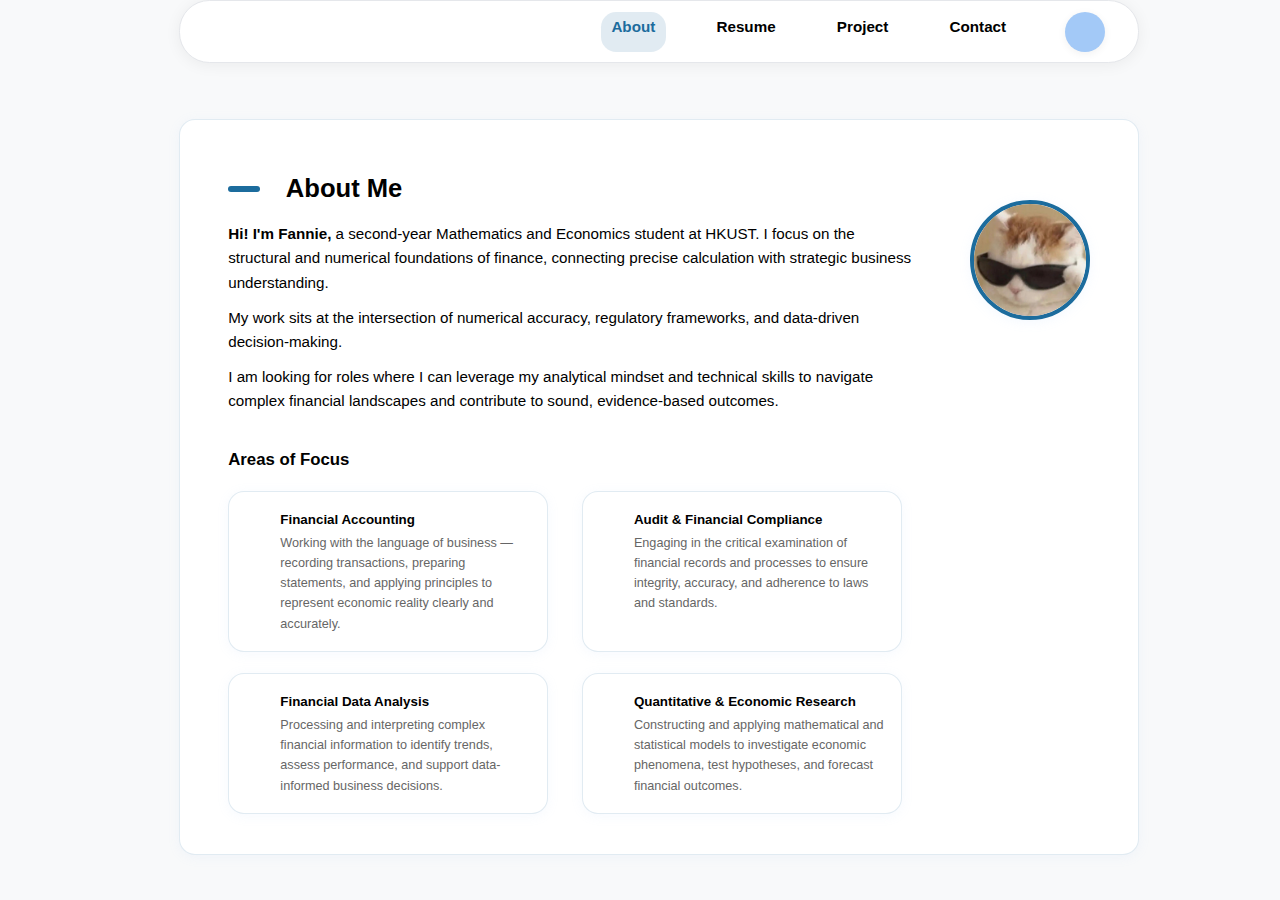
<file: index.html>
<!DOCTYPE html>
<html lang="en">
<head>
    <meta http-equiv="refresh" content="0; url=about.html" />
    <title>Redirecting to About</title>
    <link rel="icon" type="image/x-icon" href="assets/favicon.ico">
</head>
<body>
    <p>If you are not redirected automatically, <a href="about.html">click here</a>.</p>
</body>
</html>
</file>
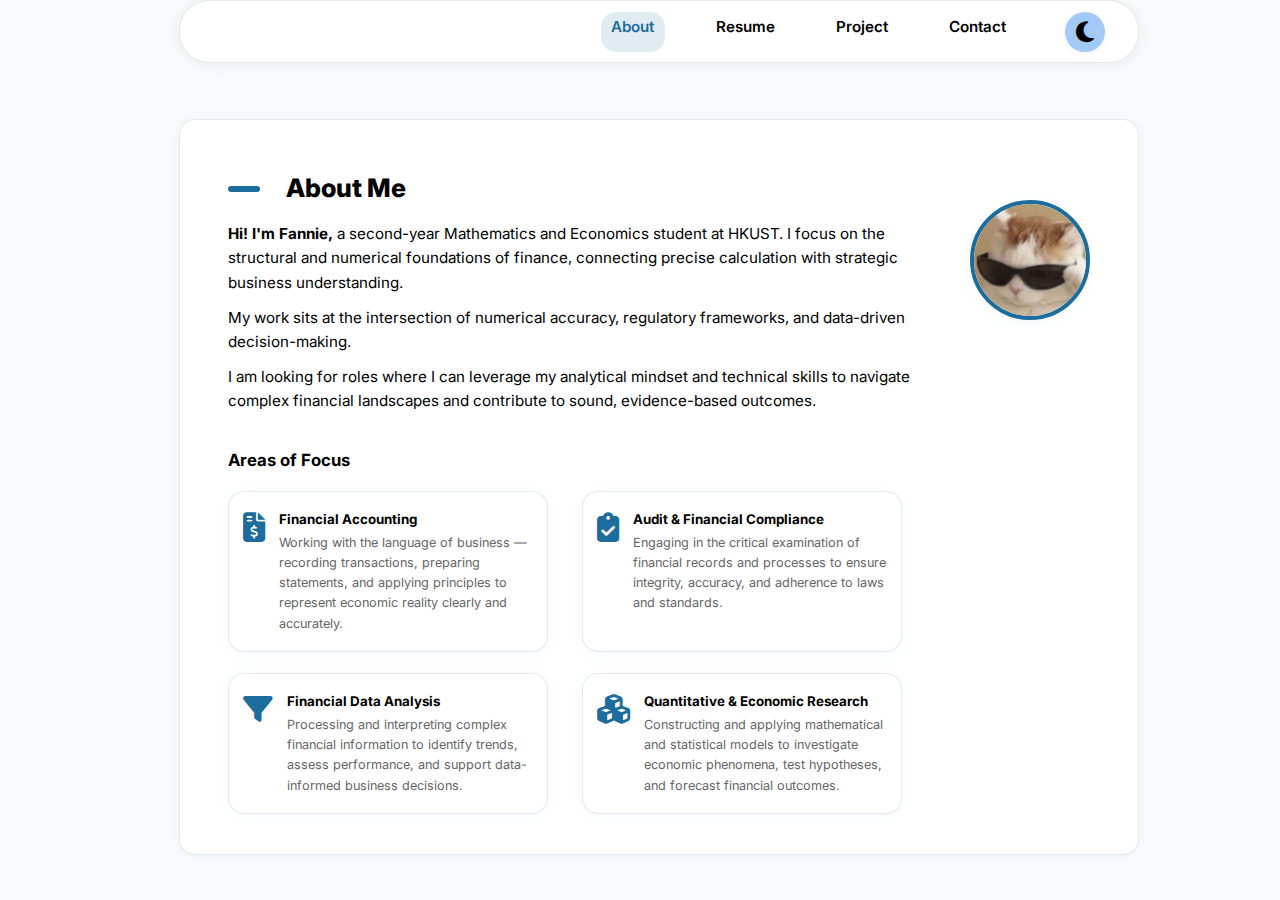
<file: about.html>
<!DOCTYPE html>
<html lang="en">
<head>
            <style>
                .about-photo {
                    display: flex;
                    justify-content: center;
                    align-items: center;
                    margin-top: 2em;
                }
                .profile-pic {
                    width: 500px;
                    height: 500px;
                    border-radius: 50%;
                    object-fit: cover;
                    border: 4px solid #a3c9f7;
                    box-shadow: 0 2px 12px rgba(163,201,247,0.13);
                    background: #e3f0fc;
                }
            </style>
    <meta charset="UTF-8">
    <meta name="viewport" content="width=device-width, initial-scale=1.0">
    <title>About | Yany Kwan</title>
    <link rel="stylesheet" href="style.css">
    <link rel="stylesheet" href="https://cdnjs.cloudflare.com/ajax/libs/font-awesome/6.4.0/css/all.min.css">
    <link href="https://fonts.googleapis.com/css2?family=Inter:wght@300;400;500;600;700&display=swap" rel="stylesheet">
    <link rel="icon" type="image/x-icon" href="assets/favicon.ico">
    <script defer src="script.js"></script>
</head>
<body>
    <div class="main-card-container">
        <nav class="top-card-nav">
            <a href="about.html" class="active">About</a>
            <a href="resume.html">Resume</a>
            <a href="project.html">Project</a>
            <!-- Photos page link removed -->
            <a href="contact.html">Contact</a>
            <button class="theme-toggle" id="themeToggle"><i class="fas fa-moon"></i></button>
        </nav>
        <section class="about-card">
            <div class="about-bio">
                <h1 class="about-title">About Me</h1>
                <p class="about-desc"><strong>Hi! I'm Fannie,</strong> a second-year Mathematics and Economics student at HKUST. I focus on the structural and numerical foundations of finance, connecting precise calculation with strategic business understanding.</p>
                <p class="about-desc">My work sits at the intersection of numerical accuracy, regulatory frameworks, and data-driven decision-making.</p>
                <p class="about-desc">I am looking for roles where I can leverage my analytical mindset and technical skills to navigate complex financial landscapes and contribute to sound, evidence-based outcomes.</p>
                <h2 class="doing-title">Areas of Focus</h2>
                <div class="doing-grid">
                    <div class="doing-card">
                        <i class="fas fa-file-invoice-dollar doing-icon"></i>
                        <div>
                            <div class="doing-label">Financial Accounting</div>
                            <div class="doing-desc">Working with the language of business — recording transactions, preparing statements, and applying principles to represent economic reality clearly and accurately.</div>
                        </div>
                    </div>
                    <div class="doing-card">
                        <i class="fas fa-clipboard-check doing-icon"></i>
                        <div>
                            <div class="doing-label">Audit & Financial Compliance</div>
                            <div class="doing-desc">Engaging in the critical examination of financial records and processes to ensure integrity, accuracy, and adherence to laws and standards.</div>
                        </div>
                    </div>
                    <div class="doing-card">
                        <i class="fas fa-filter doing-icon"></i>
                        <div>
                            <div class="doing-label">Financial Data Analysis</div>
                            <div class="doing-desc">Processing and interpreting complex financial information to identify trends, assess performance, and support data-informed business decisions.</div>
                        </div>
                    </div>
                    <div class="doing-card">
                        <i class="fas fa-cubes doing-icon"></i>
                        <div>
                            <div class="doing-label">Quantitative & Economic Research</div>
                            <div class="doing-desc">Constructing and applying mathematical and statistical models to investigate economic phenomena, test hypotheses, and forecast financial outcomes.</div>
                        </div>
                    </div>
                </div>
            </div>
            <div class="about-photo">
                <img class="profile-pic" src="assets/IMG_4986.jpg" alt="Profile Picture" />
            </div>
        </section>
    </div>
</body>
</html>
</file>
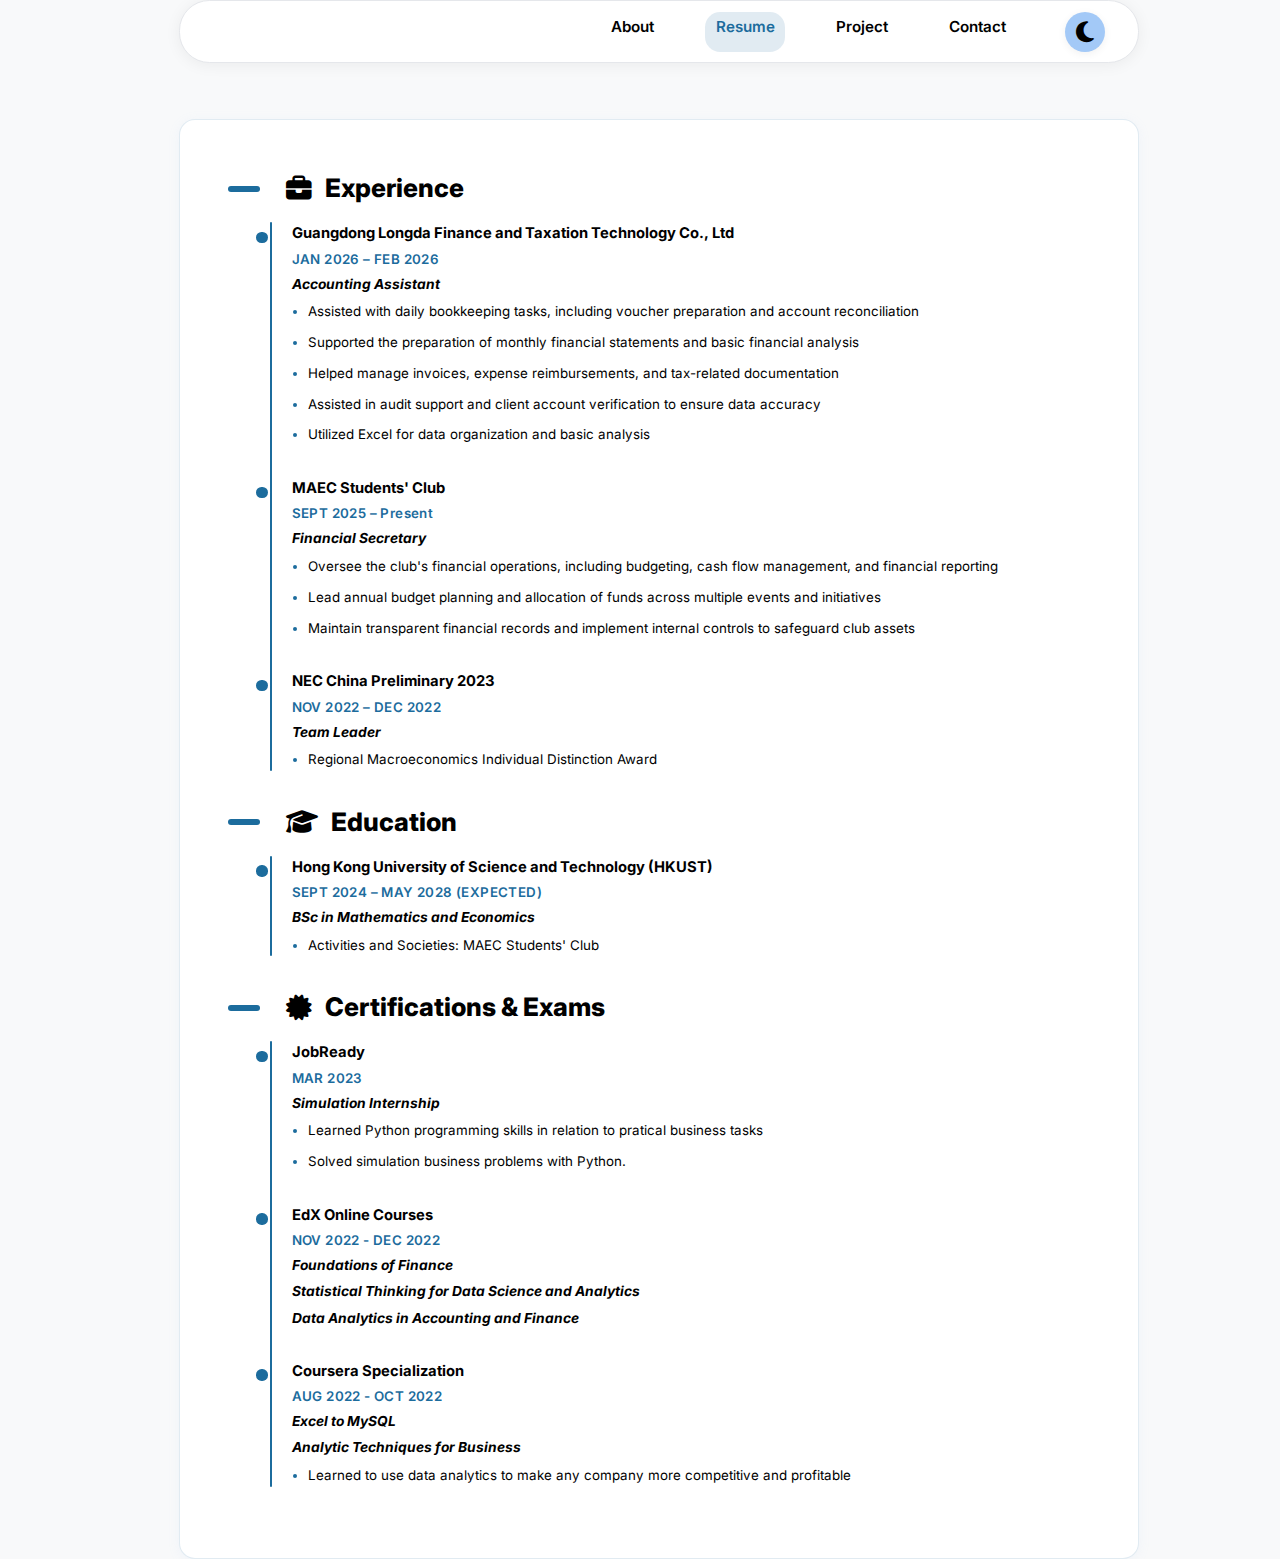
<file: resume.html>
<!DOCTYPE html>
<html lang="en">

<head>
    <meta charset="UTF-8">
    <meta name="viewport" content="width=device-width, initial-scale=1.0">
    <title>Resume | Fannie</title>
    <link rel="stylesheet" href="style.css">
    <link rel="stylesheet" href="https://cdnjs.cloudflare.com/ajax/libs/font-awesome/6.4.0/css/all.min.css">
    <link href="https://fonts.googleapis.com/css2?family=Inter:wght@300;400;500;600;700&display=swap" rel="stylesheet">
    <link rel="icon" type="image/x-icon" href="assets/favicon.ico">
    <script defer src="script.js"></script>
    <style>
        .resume-section {
            position: relative;
            margin-left: 2.5em;
            padding-left: 1.5em;
        }

        .resume-section::before {
            content: "";
            position: absolute;
            left: 0.5em;
            top: 0;
            bottom: 0;
            width: 2px;
            background: #1C6C9D;
            border-radius: 2px;
            z-index: 0;
        }

        .resume-entry {
            position: relative;
            margin-bottom: 2.2em;
            padding-left: 0.5em;
        }

        .resume-entry::before {
            content: "";
            position: absolute;
            left: -2em;
            top: 0.7em;
            width: 0.8em;
            height: 0.8em;
            background: #1C6C9D;
            border-radius: 50%;
            box-shadow: 0 0 0 2px #fff;
            z-index: 1;
        }

        .resume-company {
            font-weight: 700;
            font-size: 1.05em;
            margin-bottom: 0.2em;
        }

        .resume-date {
            color: #1C6C9D;
            font-size: 0.95em;
            margin-bottom: 0.2em;
            font-weight: 600;
            letter-spacing: 0.03em;
        }

        .resume-role {
            font-style: italic;
            font-size: 0.98em;
            margin-bottom: 0.3em;
        }

        .resume-desc {
            list-style: disc outside;
            margin-top: 0.5em;
            color: #000;
            font-size: 0.95em;
            padding-left: 1.2em;
        }

        .resume-desc li {
            margin-bottom: 0.7em;
        }

        .skills-section {
            margin-top: 2.5em;
            margin-bottom: 2em;
            text-align: center;
        }

        .skills-title {
            font-weight: 700;
            font-size: 1.1em;
            margin-bottom: 1em;
            letter-spacing: 0.04em;
        }

        .skills-list {
            display: flex;
            flex-wrap: wrap;
            gap: 0.7em;
            justify-content: center;
            margin-bottom: 0.5em;
        }

        .skill-badge {
            background: #1C6C9D22;
            color: #222;
            border-radius: 2em;
            padding: 0.45em 1.2em;
            font-size: 0.97em;
            font-weight: 500;
            box-shadow: 0 2px 8px #1C6C9D22;
            border: 1px solid #1C6C9D;
            transition: background 0.2s, color 0.2s;
            margin-bottom: 0.2em;
        }

        .skill-badge:hover {
            background: #1C6C9D;
            color: #fff;
        }
    </style>
</head>

<body>
    <div class="main-card-container">
        <nav class="top-card-nav">
            <a href="about.html">About</a>
            <a href="resume.html" class="active">Resume</a>
            <a href="project.html">Project</a>
            <a href="contact.html">Contact</a>
            <button class="theme-toggle" id="themeToggle"><i class="fas fa-moon"></i></button>
        </nav>
        <section class="about-card">
            <div class="about-bio">
                <h1 class="about-title"><i class="fas fa-briefcase"></i> Experience</h1>
                <div class="resume-section">
                    <div class="resume-entry">
                        <h2 class="resume-company">Guangdong Longda Finance and Taxation Technology Co., Ltd</h2>
                        <div class="resume-date">JAN 2026 – FEB 2026</div>
                        <div class="resume-role"><strong>Accounting Assistant</strong></div>
                        <ul class="resume-desc">
                            <li>Assisted with daily bookkeeping tasks, including voucher preparation and account
                                reconciliation</li>
                            <li>Supported the preparation of monthly financial statements and basic financial analysis
                            </li>
                            <li>Helped manage invoices, expense reimbursements, and tax-related documentation</li>
                            <li>Assisted in audit support and client account verification to ensure data accuracy</li>
                            <li>Utilized Excel for data organization and basic analysis</li>
                        </ul>
                    </div>
                    <div class="resume-entry">
                        <h2 class="resume-company">MAEC Students' Club</h2>
                        <div class="resume-date">SEPT 2025 – Present</div>
                        <div class="resume-role"><strong>Financial Secretary</strong></div>
                        <ul class="resume-desc">
                            <li>Oversee the club's financial operations, including budgeting, cash flow management, and
                                financial reporting</li>
                            <li>Lead annual budget planning and allocation of funds across multiple events and
                                initiatives
                            </li>
                            <li>Maintain transparent financial records and implement internal controls to safeguard club
                                assets</li>
                        </ul>
                    </div>
                    <div class="resume-entry">
                        <h2 class="resume-company">NEC China Preliminary 2023</h2>
                        <div class="resume-date">NOV 2022 – DEC 2022</div>
                        <div class="resume-role"><strong>Team Leader</strong></div>
                        <ul class="resume-desc">
                            <li>Regional Macroeconomics Individual Distinction Award</li>
                        </ul>
                    </div>
                </div>
                <h1 class="about-title"><i class="fas fa-graduation-cap"></i> Education</h1>
                <div class="resume-section">
                    <div class="resume-entry">
                        <h2 class="resume-company">Hong Kong University of Science and Technology (HKUST)</h2>
                        <div class="resume-date">SEPT 2024 – MAY 2028 (EXPECTED)</div>
                        <div class="resume-role"><strong>BSc in Mathematics and Economics</strong></div>
                        <ul class="resume-desc">

                            <li>Activities and Societies: MAEC Students' Club</li>
                        </ul>
                    </div>
                </div>
                <h1 class="about-title"><i class="fas fa-certificate"></i> Certifications & Exams</h1>
                <div class="resume-section">
                    <div class="resume-entry">
                        <h2 class="resume-company">JobReady</h2>
                        <div class="resume-date">MAR 2023 </div>
                        <div class="resume-role"><strong>Simulation Internship</strong></div>
                        <ul class="resume-desc">
                            <li> Learned Python programming skills in relation to pratical business tasks</li>
                            <li> Solved simulation business problems with Python.</li>
                        </ul>
                    </div>
                    <div class="resume-entry">
                        <h2 class="resume-company">EdX Online Courses</h2>
                        <div class="resume-date">NOV 2022 - DEC 2022</div>
                        <div class="resume-role"><strong>Foundations of Finance</strong></div>
                        <div class="resume-role"><strong>Statistical Thinking for Data Science and Analytics</strong>
                        </div>
                        <div class="resume-role"><strong>Data Analytics in Accounting and Finance</strong></div>
                    </div>
                    <div class="resume-entry">
                        <h2 class="resume-company">Coursera Specialization</h2>
                        <div class="resume-date">AUG 2022 - OCT 2022</div>
                        <div class="resume-role"><strong>Excel to MySQL</strong></div>
                        <div class="resume-role"><strong>Analytic Techniques for Business</strong></div>
                        <ul class="resume-desc">
                            <li> Learned to use data analytics to make any company more competitive and profitable</li>
                        </ul>
                    </div>
                </div>
            </div>
        </section>
    </div>
</body>

</html>
</file>
<file: style.css>
ul, ol {
    list-style-type: disc;
    color: #1C6C9D;
}
li::marker {
    color: #1C6C9D;
}
@media (max-width: 700px) {
    html {
        font-size: 13px;
    }
    .top-card-nav {
        position: sticky;
        top: 0;
        left: 0;
        right: 0;
        width: 100vw !important;
        max-width: 100vw !important;
        min-width: 0 !important;
        border-radius: 0 0 1.5em 1.5em;
        box-shadow: 0 2px 16px rgba(0,0,0,0.08);
        margin: 0 auto 1.2em auto;
        padding: 0.7em 0.5em;
        z-index: 1000;
        justify-content: space-around;
        font-size: 1rem;
        border-bottom: 1px solid var(--border-color);
        border-top: none;
        background: #fff;
    }
    .main-card-container {
        padding-bottom: 0;
    }
    .about-card {
        margin: 1.2em 0.7em;
    }
}
/* Shared container for nav and main card to ensure perfect alignment and scaling */
.main-card-container {
    width: 75vw;
    max-width: 1100px;
    min-width: 0;
    margin-left: auto;
    margin-right: auto;
    display: flex;
    flex-direction: column;
    align-items: stretch;
    gap: 2rem;
    padding: 0 1.5vw;
    box-sizing: border-box;
}
@media (max-width: 900px) {
    .main-card-container {
        width: 98vw;
        max-width: 100vw;
        min-width: 0;
        padding: 0 0.5rem;
    }
    .about-card, .top-card-nav {
        width: 100%;
        min-width: 0;
        max-width: 100vw;
        box-sizing: border-box;
    }
}
@media (max-width: 600px) {
    .main-card-container {
        width: 100vw;
        padding: 0;
    }
    .about-card, .top-card-nav {
        width: 100%;
        min-width: 0;
        max-width: 100vw;
        padding-left: 0.5rem;
        padding-right: 0.5rem;
    }
    .about-card {
        padding: 1.2rem 0.5rem;
    }
}
/* --- Modern Sidebar + Card Layout (Pastel Blue Accents) --- */
.main-flex-layout {
    display: flex;
    min-height: 100vh;
    background: var(--bg-color);
    gap: 2rem;
    padding: 2rem 1rem;
    box-sizing: border-box;
}

.sidebar-card {
    background: #fff;
    border-radius: 24px 0 0 24px;
    box-shadow: 0 2px 16px rgba(163,201,247,0.10);
    padding: 2.5rem 1.5rem 2.5rem 0.5rem;
    width: 320px;
    min-width: 240px;
    max-width: 350px;
    display: flex;
    flex-direction: column;
    align-items: flex-start;
    gap: 2.2rem;
    border: none;
    position: relative;
    overflow: visible;
}
.sidebar-card::before {
    content: '';
    position: absolute;
    left: 0;
    top: 2rem;
    bottom: 2rem;
    width: 8px;
    border-radius: 8px;
    background: #1C6C9D;
}
.profile-pic {
    width: 100px;
    height: 100px;
    border-radius: 50%;
    background: #1C6C9D22;
    display: flex;
    align-items: center;
    justify-content: center;
    overflow: hidden;
    margin-left: 16px;
}
.sidebar-name {
    font-size: 1.2rem;
    font-weight: 700;
    margin-left: 16px;
    margin-top: 0.5em;
}
.sidebar-role {
    background: #1C6C9D22;
    color: #1C6C9D;
    font-size: 0.85rem;
    padding: 0.3em 1em;
    border-radius: 1em;
    font-weight: 600;
    margin-left: 16px;
}
.sidebar-contact {
    width: 100%;
    display: flex;
    flex-direction: column;
    gap: 0.7em;
    font-size: 1rem;
    color: var(--text-color);
    margin-left: 16px;
}
.sidebar-contact i {
    margin-right: 0.7em;
    color: #1C6C9D;
}
.sidebar-icons {
    display: flex;
    gap: 1.5em;
    justify-content: flex-start;
    font-size: 1.3rem;
    color: #1C6C9D;
    margin-left: 16px;
}
.sidebar-card hr {
    width: 90%;
    border: none;
    border-top: 1px solid #1C6C9D22;
    margin: 1em 0 0.5em 16px;
}
.profile-pic {
    width: 120px;
    height: 120px;
    border-radius: 50%;
    background: #fff;
    border: 4px solid #1C6C9D;
    display: flex;
    align-items: center;
    justify-content: center;
    overflow: hidden;
}
.profile-pic img, .image-placeholder {
    width: 100%;
    height: 100%;
    object-fit: cover;
    border-radius: 50%;
    background: #e5e7eb;
}
.sidebar-name {
    font-size: 1.3rem;
    font-weight: 700;
    text-align: center;
}
.sidebar-role {
    background: #1C6C9D22;
    color: #1C6C9D;
    font-size: 0.95rem;
    padding: 0.3em 1em;
    border-radius: 1em;
    font-weight: 600;
}
.sidebar-contact {
    width: 100%;
    display: flex;
    flex-direction: column;
    gap: 0.7em;
    font-size: 1rem;
    color: var(--text-color);
}
.sidebar-contact i {
    margin-right: 0.7em;
    color: #1C6C9D;
}
.sidebar-icons {
    display: flex;
    gap: 1.2em;
    justify-content: center;
    font-size: 1.2rem;
    color: #1C6C9D;
}
.sidebar-card hr {
    width: 100%;
    border: none;
    border-top: 1px solid #eee;
    margin: 1em 0;
}

.content-area {
    flex: 1 1 0;
    display: flex;
    flex-direction: column;
    gap: 2rem;
    min-width: 0;
    align-items: center;
}
.top-card-nav {
    display: flex;
    justify-content: flex-end;
    gap: 2.5rem;
    background: #fff;
    border-radius: 2em;
    box-shadow: 0 2px 16px rgba(0,0,0,0.06);
    padding: 0.7em 2.2em;
    margin-bottom: 1.5rem;
    font-size: 0.95rem;
    font-weight: 600;
    border: 1px solid var(--border-color);
    width: 75vw;
    max-width: 1100px;
    min-width: 320px;
}
.top-card-nav a {
    color: var(--text-color);
    text-decoration: none;
    padding: 0.2em 0.7em;
    border-radius: 1em;
    transition: background 0.2s, color 0.2s;
}
.top-card-nav a.active, .top-card-nav a:hover {
    background: #1C6C9D22;
    color: #1C6C9D;
}
.about-card {
    background: #fff;
    border-radius: 20px;
    box-shadow: 0 2px 16px rgba(0,0,0,0.06);
    padding: 3rem 3rem 2.5rem 3rem;
    border: 1px solid var(--border-color);
    width: 75vw;
    max-width: 1100px;
    min-width: 320px;
    margin-left: auto;
    margin-right: auto;
    display: flex;
    flex-direction: row;
    align-items: flex-start;
    gap: 2.5rem;
}
.about-bio {
    flex: 1 1 0;
    font-size: 0.88rem;
}
@media (max-width: 900px) {
    .about-card {
        flex-direction: column;
        align-items: stretch;
        width: 98vw;
        padding: 1.2rem 0.5rem;
        gap: 1.5rem;
    }
    .about-photo {
        justify-content: flex-start;
        margin-bottom: 1.5rem;
    }
}
.about-title {
    font-size: 1.6rem;
    font-weight: 800;
    margin-bottom: 0.5em;
    display: flex;
    align-items: center;
    gap: 0.5em;
}
.about-title::before {
    content: '';
    display: inline-block;
    width: 32px;
    height: 6px;
    background: #1C6C9D;
    border-radius: 3px;
    margin-right: 0.5em;
}
.about-desc {
    font-size: 0.95rem;
    margin-bottom: 0.7em;
    color: var(--text-color);
}
.doing-title {
    font-size: 1.05rem;
    font-weight: 700;
    margin: 2em 0 1em 0;
}
.doing-grid {
    display: grid;
    grid-template-columns: repeat(auto-fit, minmax(260px, 1fr));
    gap: 1.5em;
    align-items: stretch;
    width: 100%;
    box-sizing: border-box;
}
@media (max-width: 900px) {
    .doing-grid {
        grid-template-columns: repeat(auto-fit, minmax(200px, 1fr));
        gap: 1em;
    }
}

@media (max-width: 600px) {
    .doing-grid {
        grid-template-columns: 1fr;
        gap: 0.7em;
    }
}
.doing-card {
    background: #1C6C9D22;
    border-radius: 16px;
    padding: 1.2em 1em;
    display: flex;
    flex-direction: row;
    align-items: flex-start;
    gap: 1em;
    box-shadow: 0 1px 4px rgba(0,0,0,0.03);
    border: 1px solid #1C6C9D;
    min-height: 120px;
    transition: box-shadow 0.2s, transform 0.2s;
    word-wrap: break-word;
    overflow-wrap: break-word;
    white-space: normal;
    max-width: 320px;
}
/* Consistent card style for all pages */
.work-card, .interest-card, .doing-card, .about-card, .contact-btn {
    border-radius: 16px;
    box-shadow: 0 2px 12px rgba(163,201,247,0.10);
    background: #fff;
    border: 1px solid #1C6C9D22;
}
.doing-icon {
    font-size: 2.1em;
    margin-top: 0.1em;
    color: #1C6C9D !important;
}
.doing-label {
    font-weight: 700;
    font-size: 0.95em;
    margin-bottom: 0.2em;
}
.doing-desc {
    color: #666;
    font-size: 0.9em;
    word-wrap: break-word;
    overflow-wrap: break-word;
    white-space: normal;
}

@media (max-width: 900px) {
    .main-flex-layout {
        flex-direction: column;
        padding: 1rem 0.5rem;
        gap: 1rem;
    }
    .sidebar-card {
        width: 100%;
        max-width: 100%;
        flex-direction: row;
        align-items: flex-start;
        gap: 2rem;
        padding: 1.2rem 0.7rem;
    }
    .profile-pic {
        width: 80px;
        height: 80px;
    }
    .content-area {
        padding: 0;
    }
}

@media (max-width: 600px) {
    .main-flex-layout {
        padding: 0.2rem;
    }
    .sidebar-card {
        flex-direction: column;
        align-items: center;
        padding: 0.7rem 0.3rem;
        gap: 1rem;
    }
    .profile-pic {
        width: 60px;
        height: 60px;
    }
    .about-card {
        padding: 1.2rem 0.5rem;
    }
    .top-card-nav {
        padding: 0.5em 0.7em;
        font-size: 1em;
        gap: 1.2rem;
    }
}
/* Reset & Base Styles */
* {
    margin: 0;
    padding: 0;
    box-sizing: border-box;
}

:root {
    /* Light Theme Colors */
    --bg-color: #f8f9fa;
    --text-color: #000000;
    --button-text-color: #000000;
    --logo-color: #000000;
    --highlight-text-color: #000000;
    --secondary-color: #7c3aed;
    --card-bg: #ffffff;
    --card-shadow: rgba(0, 0, 0, 0.1);
    --border-color: #e5e7eb;
    --hover-color: #1C6C9D22;
}

.dark-theme {
    /* Dark Theme Colors */
    --bg-color: #111827;
    --primary-color: #1C6C9D;
    --secondary-color: #a78bfa;
    --card-bg: #1f2937;
    --card-shadow: rgba(0, 0, 0, 0.3);
    --text-color: #000000;
    --button-text-color: #000000;
    --logo-color: #000000;
    --highlight-text-color: #000000;
    --hover-color: #374151;
    --highlight-color: #93c5fd;
}

body {
    font-family: 'Inter', sans-serif;
    background-color: var(--bg-color);
    color: var(--text-color);
    line-height: 1.6;
    transition: background-color 0.3s, color 0.3s;
    min-height: 100vh;
}

.container {
    max-width: 1200px;
    margin: 0 auto;
}

/* Navigation */
.navbar {
    display: flex;
    justify-content: space-between;
    align-items: center;
    padding: 1.5rem 0;
    border-bottom: 1px solid var(--border-color);
    position: sticky;
    background-color: var(--bg-color);
    z-index: 100;
    transition: all 0.3s;
}

.logo {
    font-size: 1.5rem;
    font-weight: 700;
    color: var(--logo-color) !important;
}

.nav-links {
    display: flex;
    list-style: none;
    gap: 2rem;
    align-items: center;
}

.nav-links a {
    text-decoration: none;
    color: var(--text-color);
    font-weight: 500;
    padding: 0.5rem 0;
    position: relative;
    transition: color 0.3s;
}

.nav-links a:hover {
    color: var(--primary-color);
}

.nav-links a::after {
    content: '';
    position: absolute;
    bottom: 0;
    left: 0;
    width: 0;
    height: 2px;
    background-color: var(--primary-color);
    transition: width 0.3s;
}

.nav-links a:hover::after {
    width: 100%;
}

.theme-toggle {
    background: #a3c9f7 !important;
    border: none;
    color: #000 !important;
    font-size: 1.5rem;
    cursor: pointer;
    width: 40px;
    height: 40px;
    padding: 0.5em;
    border-radius: 50%;
    display: flex;
    align-items: center;
    justify-content: center;
    margin-left: 0.5rem;
    transition: background-color 0.3s, color 0.3s;
    box-shadow: 0 2px 8px rgba(0,0,0,0.06);
}

.theme-toggle:hover {
    background-color: var(--hover-color);
}

/* Sections */
.section {
    padding: 4rem 0;
}

.section-title {
    font-size: 1.7rem;
    font-weight: 700;
    margin-bottom: 3rem;
    text-align: center;
    color: var(--text-color);
}

/* About Section */
.about-content {
    display: grid;
    grid-template-columns: 1fr 1fr;
    gap: 4rem;
    align-items: center;
}

.name-title {
    font-size: 2.2rem;
    font-weight: 800;
    line-height: 1.2;
    margin-bottom: 1rem;
}

.highlight {
    color: var(--primary-color);
}

.subtitle {
    font-size: 1.1rem;
    font-weight: 500;
    color: var(--secondary-color);
    margin-bottom: 2rem;
}

.description p {
    margin-bottom: 1.5rem;
    font-size: 0.9rem;
    color: var(--text-color);
    opacity: 0.9;
}

.social-links {
    display: flex;
    flex-wrap: wrap;
    gap: 1rem;
    margin-top: 2rem;
}

.social-btn {
    display: inline-flex;
    align-items: center;
    gap: 0.5rem;
    padding: 0.75rem 1.5rem;
    background-color: #a3c9f7 !important;
    color: #000 !important;
    text-decoration: none;
    border-radius: 8px;
    font-weight: 500;
    transition: transform 0.3s, box-shadow 0.3s;
}

button {
    background-color: #a3c9f7 !important;
    color: #000 !important;
}

.social-btn:hover {
    transform: translateY(-2px);
    box-shadow: 0 4px 12px rgba(37, 99, 235, 0.2);
}

.profile-image {
    display: flex;
    justify-content: center;
    align-items: center;
}

.image-placeholder {
    width: 300px;
    height: 300px;
    border-radius: 50%;
    background-color: var(--primary-color);
    display: flex;
    align-items: center;
    justify-content: center;
    font-size: 8rem;
    color: white;
    box-shadow: 0 20px 40px rgba(0, 0, 0, 0.1);
}

/* Work Section */
.work-grid {
    display: grid;
    grid-template-columns: repeat(auto-fit, minmax(250px, 1fr));
    gap: 2rem;
}

.work-card {
    background: #fff;
    border-radius: 16px;
    padding: 2rem;
    box-shadow: 0 2px 12px rgba(163,201,247,0.10);
    transition: box-shadow 0.2s, transform 0.2s;
    border: 1px solid #e3f0fb;
}

.work-card:hover {
    transform: translateY(-5px);
    box-shadow: 0 8px 16px var(--card-shadow);
}

.work-icon {
    font-size: 2.5rem;
    color: var(--primary-color);
    margin-bottom: 1rem;
}

.work-card h3 {
    font-size: 1.5rem;
    margin-bottom: 1rem;
    color: var(--text-color);
}

.work-card p {
    color: var(--text-color);
    opacity: 0.8;
    line-height: 1.6;
}

/* Interests Section */
.interests-content {
    display: grid;
    grid-template-columns: repeat(auto-fit, minmax(300px, 1fr));
    gap: 2rem;
}

.interest-card {
    background: #fff;
    border-radius: 16px;
    padding: 2rem;
    box-shadow: 0 2px 12px rgba(163,201,247,0.10);
    border: 1px solid #e3f0fb;
}

.interest-card h3 {
    display: flex;
    align-items: center;
    gap: 0.75rem;
    font-size: 1.5rem;
    margin-bottom: 1.5rem;
    color: var(--text-color);
}

.interest-card h3 i {
    color: var(--primary-color);
}

.music-player {
    background-color: var(--hover-color);
    border-radius: 8px;
    padding: 1.5rem;
    margin-top: 1rem;
}

.music-info {
    margin-bottom: 1rem;
}

.song-title {
    font-weight: 600;
    font-size: 0.9rem;
    color: var(--text-color);
}

.artist {
    color: var(--text-color);
    opacity: 0.7;
    font-size: 0.8rem;
}

.music-controls {
    display: flex;
    gap: 1rem;
    align-items: center;
}

.music-btn {
    background-color: var(--primary-color);
    color: white;
    border: none;
    padding: 0.5rem 1rem;
    border-radius: 6px;
    cursor: pointer;
    transition: background-color 0.3s;
}

.music-btn:hover {
    background-color: var(--highlight-color);
}

.music-link {
    color: var(--primary-color);
    text-decoration: none;
    font-weight: 500;
}

.music-link:hover {
    text-decoration: underline;
}

/* Contact Section */
.contact-container {
    text-align: center;
    max-width: 600px;
    margin: 0 auto;
}

.contact-container p {
    font-size: 1rem;
    margin-bottom: 2rem;
    color: var(--text-color);
    opacity: 0.9;
}

.contact-links {
    display: flex;
    justify-content: center;
    flex-wrap: wrap;
    gap: 1rem;
}

.contact-btn {
    display: inline-flex;
    align-items: center;
    gap: 0.5rem;
    padding: 1rem 2rem;
    background-color: var(--primary-color);
    color: white;
    text-decoration: none;
    border-radius: 8px;
    font-weight: 500;
    transition: transform 0.3s, background-color 0.3s;
}

.contact-btn:hover {
    transform: translateY(-2px);
    background-color: var(--highlight-color);
}

/* Footer */
footer {
    text-align: center;
    padding: 2rem 0;
    border-top: 1px solid var(--border-color);
    margin-top: 2rem;
}

footer p {
    color: var(--text-color);
    opacity: 0.7;
    margin-bottom: 0.5rem;
}

.footer-note {
    font-size: 0.8rem;
}

/* Responsive Design */
@media (max-width: 768px) {
    .about-content {
        grid-template-columns: 1fr;
        gap: 2rem;
    }
    
    .name-title {
        font-size: 2.5rem;
    }
    
    .nav-links {
        display: none;
    }
    
    .work-grid {
        grid-template-columns: 1fr;
    }
    
    .interests-content {
        grid-template-columns: 1fr;
    }
    
    .image-placeholder {
        width: 200px;
        height: 200px;
        font-size: 5rem;
    }
}

@media (max-width: 480px) {
    .section {
        padding: 2rem 0;
    }
    
    .section-title {
        font-size: 2rem;
    }
    
    .social-links, .contact-links {
        flex-direction: column;
        align-items: stretch;
    }
    
    .social-btn, .contact-btn {
        justify-content: center;
    }
}
</file>
